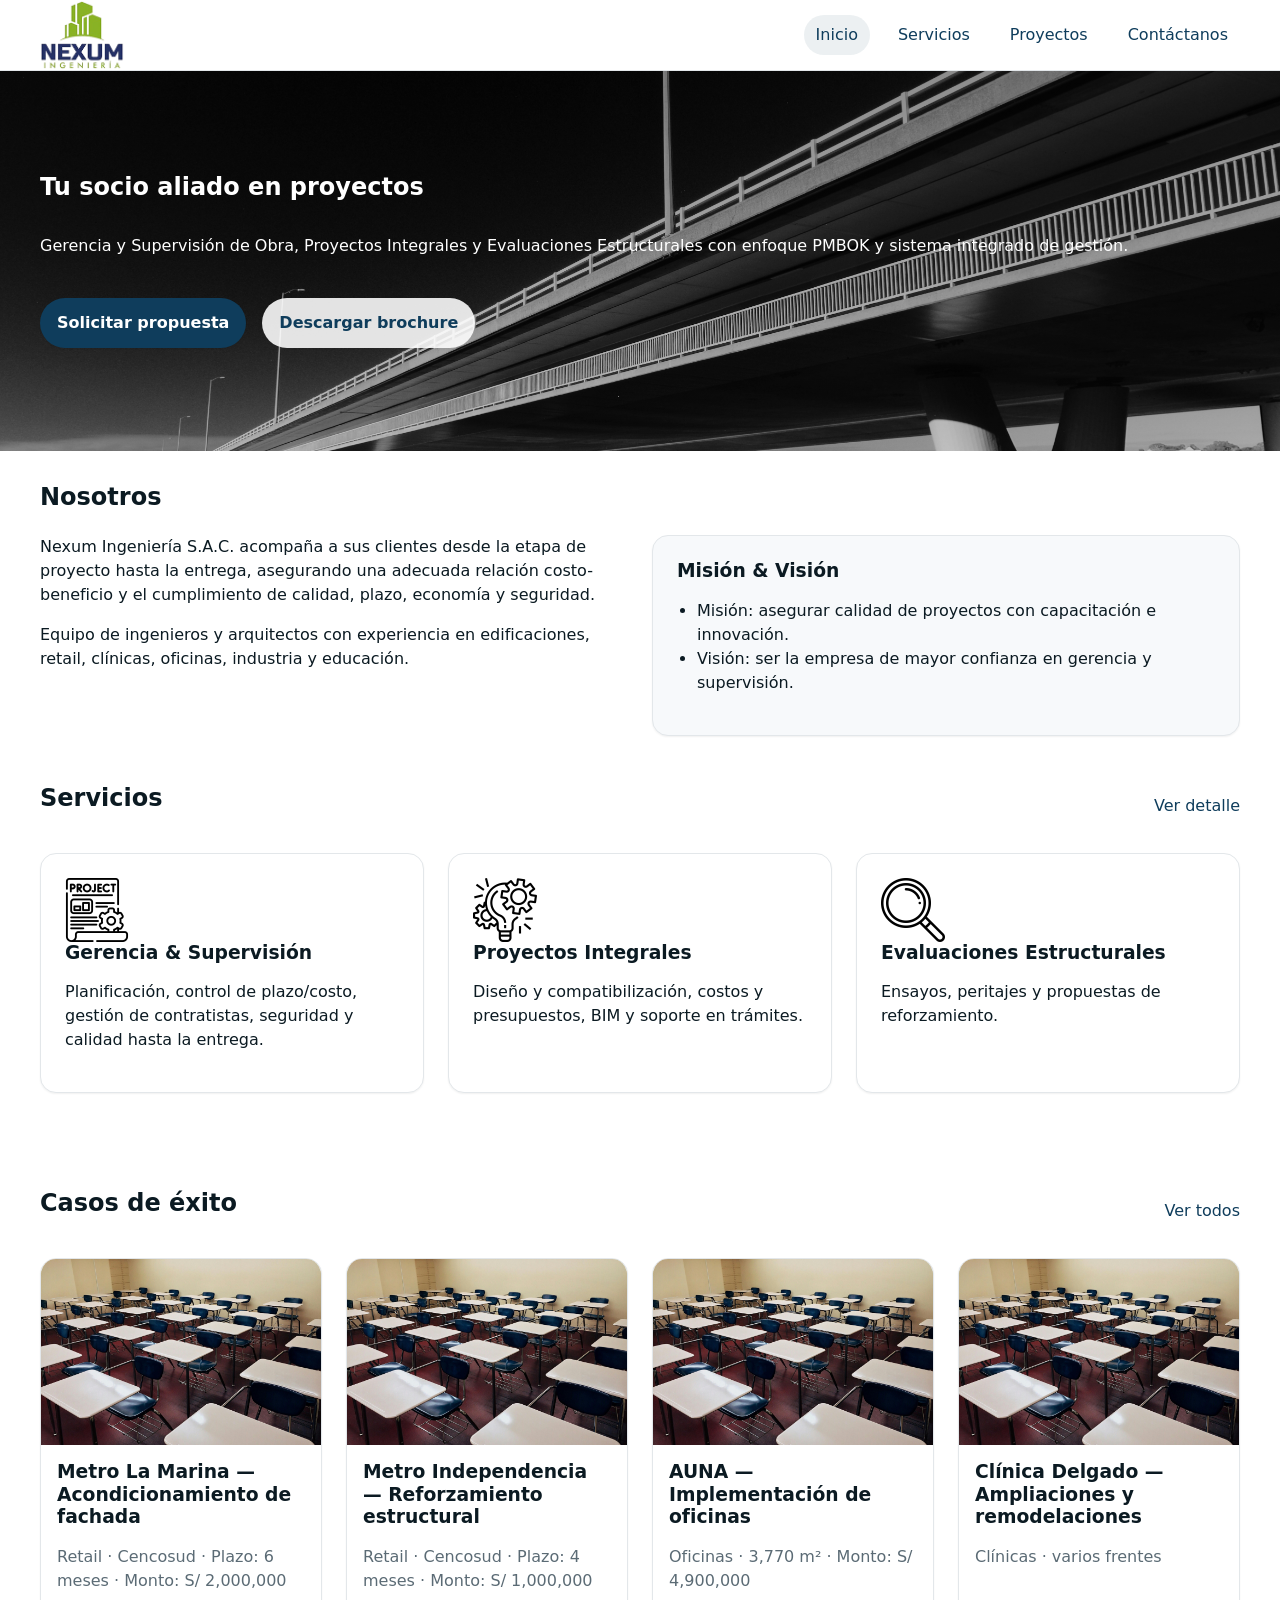
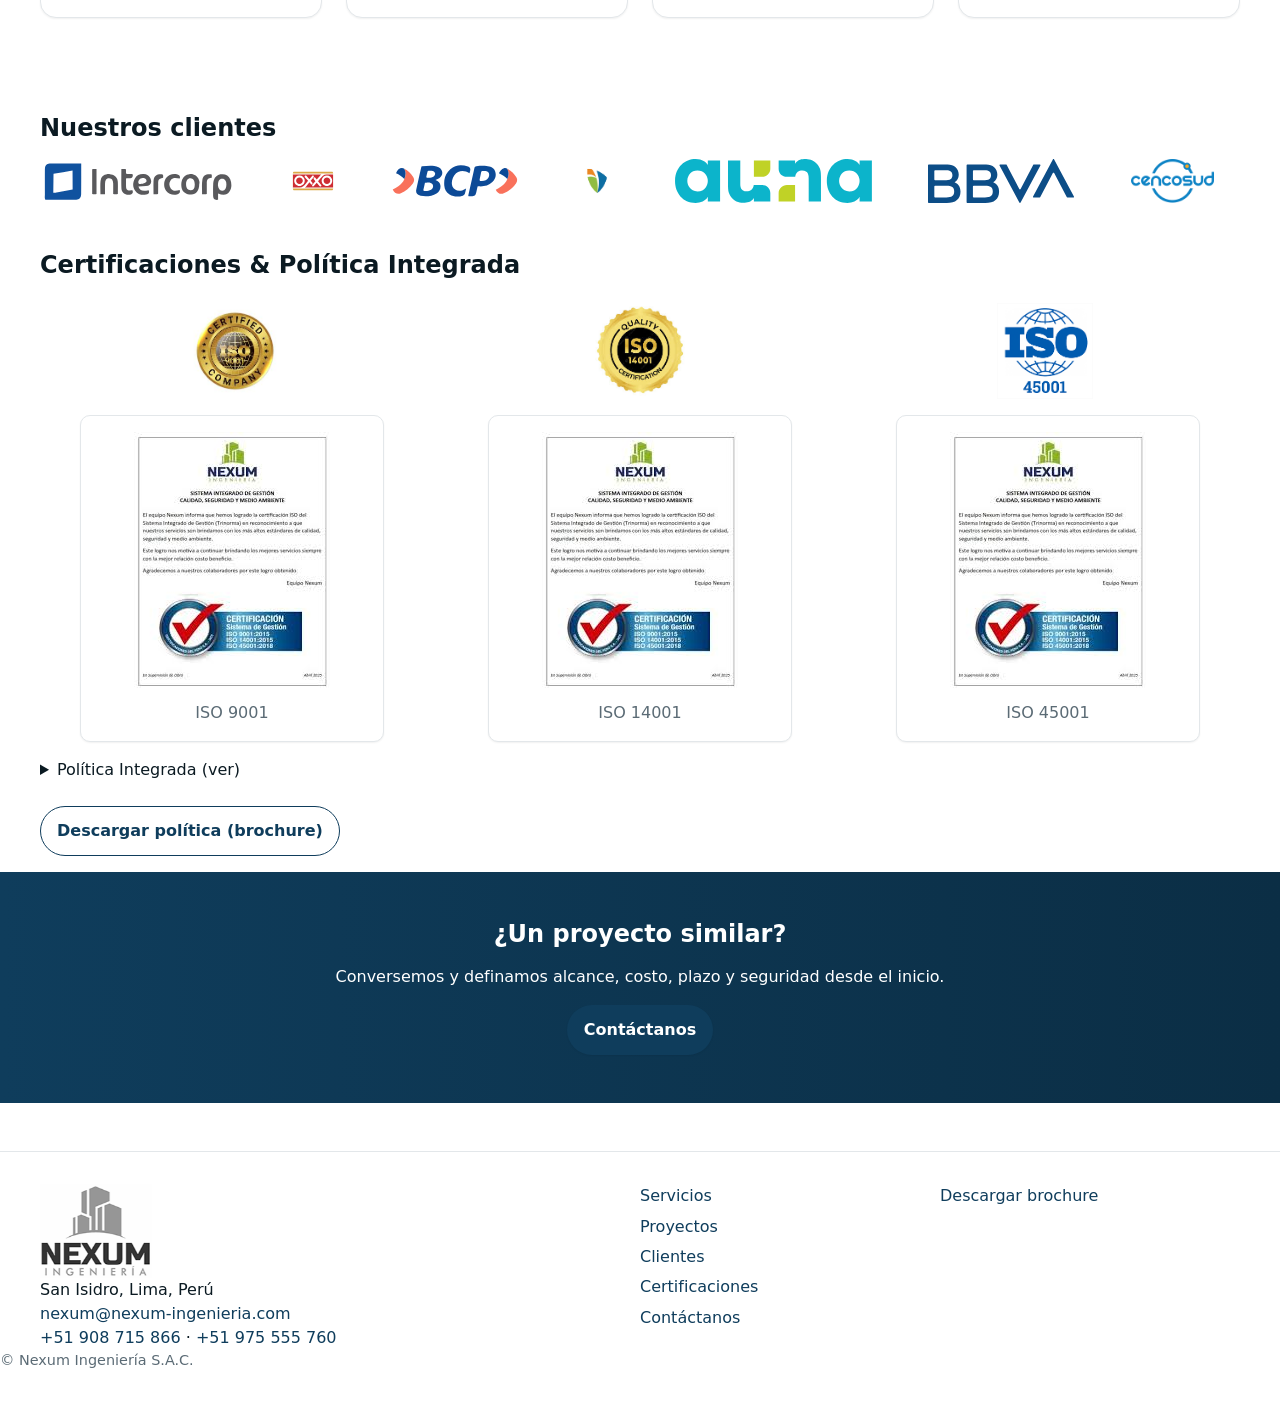
<file: index.html>
<!DOCTYPE html>
<html lang="es">
  <head>
    <meta charset="utf-8" />
    <title>
      Nexum Ingeniería | Gerencia de Proyectos y Supervisión de Obra
    </title>
    <meta name="viewport" content="width=device-width, initial-scale=1" />
    <meta
      name="description"
      content="Gerencia y Supervisión de Obra, Proyectos Integrales y Evaluaciones Estructurales. ISO 9001, 14001 y 45001."
    />
    <link rel="preload" href="assets/brand/logo_ico.png" as="image" />
    <link rel="icon" href="assets/brand/logo_ico.png" type="image/png">
    <link rel="stylesheet" href="css/styles.css" />
  </head>
  <body>
    <!-- Header -->
    <header class="site-header">
      <div class="container flex flex--between flex--center">
        <a class="brand" href="index.html" aria-label="Inicio Nexum">
          <img
            src="assets/brand/logo_ico.png"
            alt="Nexum Ingeniería"
            width="132"
            height="48"
            decoding="async"
          />
        </a>
        <button
          class="nav-toggle"
          aria-expanded="false"
          aria-controls="primary-nav"
          aria-label="Abrir menú"
        >
          <span class="nav-toggle__bar" aria-hidden="true"></span>
        </button>
        <nav id="primary-nav" class="site-nav" aria-label="Principal">
          <a href="index.html" aria-current="page">Inicio</a>
          <a href="pages/servicios.html">Servicios</a>
          <a href="pages/proyectos.html">Proyectos</a>
          <a class="cta" href="pages/contactanos.html">Contáctanos</a>
        </nav>
      </div>
    </header>

    <!-- HERO -->
    <section
      class="hero"
      style="--hero-bg: url('../assets/hero/obra-en-progreso-1920x1080.jpg')"
    >
      <div class="container hero__content">
        <h1>Tu socio aliado en proyectos</h1>
        <p>
          Gerencia y Supervisión de Obra, Proyectos Integrales y Evaluaciones
          Estructurales con enfoque PMBOK y sistema integrado de gestión.
        </p>
        <div class="hero__ctas flex flex--gap">
          <a
            class="btn primary"
            href="pages/contactanos.html"
            data-track="cta-contacto"
            >Solicitar propuesta</a
          >
          <a
            class="btn ghost"
            href="assets/brochure/Nexum_Brochure_2025.pdf"
            target="_blank"
            rel="noopener"
            >Descargar brochure</a
          >
        </div>
      </div>
    </section>

    <!-- NOSOTROS -->
    <section id="nosotros" class="container flow">
      <header class="section-hd"><h2>Nosotros</h2></header>
      <div class="grid grid--2 grid--sm-1 grid--gap">
        <article>
          <p>
            Nexum Ingeniería S.A.C. acompaña a sus clientes desde la etapa de
            proyecto hasta la entrega, asegurando una adecuada relación
            costo-beneficio y el cumplimiento de calidad, plazo, economía y
            seguridad.
          </p>
          <p>
            Equipo de ingenieros y arquitectos con experiencia en edificaciones,
            retail, clínicas, oficinas, industria y educación.
          </p>
        </article>
        <aside class="card soft">
          <h3>Misión & Visión</h3>
          <ul class="bullets">
            <li>
              Misión: asegurar calidad de proyectos con capacitación e
              innovación.
            </li>
            <li>
              Visión: ser la empresa de mayor confianza en gerencia y
              supervisión.
            </li>
          </ul>
        </aside>
      </div>
    </section>

    <!-- SERVICIOS -->
    <section class="services-summary">
      <div class="container">
        <header class="section-hd flex flex--between flex--center">
          <h2>Servicios</h2>
          <a class="more" href="pages/servicios.html">Ver detalle</a>
        </header>
        <div class="grid grid--cards-3 grid--gap">
          <article class="card">
            <img
              src="assets/icons/gerencia.png"
              alt=""
              width="64"
              height="64"
              loading="lazy"
              decoding="async"
            />
            <h3>Gerencia & Supervisión</h3>
            <p>
              Planificación, control de plazo/costo, gestión de contratistas,
              seguridad y calidad hasta la entrega.
            </p>
          </article>
          <article class="card">
            <img
              src="assets/icons/integrales.png"
              alt=""
              width="64"
              height="64"
              loading="lazy"
              decoding="async"
            />
            <h3>Proyectos Integrales</h3>
            <p>
              Diseño y compatibilización, costos y presupuestos, BIM y soporte
              en trámites.
            </p>
          </article>
          <article class="card">
            <img
              src="assets/icons/evaluaciones.png"
              alt=""
              width="64"
              height="64"
              loading="lazy"
              decoding="async"
            />
            <h3>Evaluaciones Estructurales</h3>
            <p>Ensayos, peritajes y propuestas de reforzamiento.</p>
          </article>
        </div>
      </div>
    </section>

    <!-- PROYECTOS DESTACADOS -->
    <section class="featured-projects">
      <div class="container">
        <header class="section-hd flex flex--between flex--center">
          <h2>Casos de éxito</h2>
          <a class="more" href="pages/proyectos.html">Ver todos</a>
        </header>
        <div
          class="grid grid--tiles-4 grid--sm-1 grid--gap"
          data-gallery="destacados"
        >
          <article class="tile">
            <img
              src="assets/proyectos/retail/metro-la-marina-1200x800.jpg"
              alt="Metro La Marina — Acondicionamiento de fachada (Cencosud)"
              loading="lazy"
              decoding="async"
            />
            <h3>Metro La Marina — Acondicionamiento de fachada</h3>
            <p>Retail · Cencosud · Plazo: 6 meses · Monto: S/ 2,000,000</p>
          </article>
          <article class="tile">
            <img
              src="assets/proyectos/retail/metro-independencia-1200x800.jpg"
              alt="Metro Independencia — Reforzamiento estructural (Cencosud)"
              loading="lazy"
              decoding="async"
            />
            <h3>Metro Independencia — Reforzamiento estructural</h3>
            <p>Retail · Cencosud · Plazo: 4 meses · Monto: S/ 1,000,000</p>
          </article>
          <article class="tile">
            <img
              src="assets/proyectos/oficinas/auna-multi-3770m2-1200x800.jpg"
              alt="AUNA — Implementación de oficinas, 3,770 m²"
              loading="lazy"
              decoding="async"
            />
            <h3>AUNA — Implementación de oficinas</h3>
            <p>Oficinas · 3,770 m² · Monto: S/ 4,900,000</p>
          </article>
          <article class="tile">
            <img
              src="assets/proyectos/clinicas/delgado-emergencia-1200x800.jpg"
              alt="Clínica Delgado — Ampliaciones y remodelaciones"
              loading="lazy"
              decoding="async"
            />
            <h3>Clínica Delgado — Ampliaciones y remodelaciones</h3>
            <p>Clínicas · varios frentes</p>
          </article>
        </div>
      </div>
    </section>

    <!-- CLIENTES -->
    <section id="clientes" class="clients">
      <div class="container">
        <h2>Nuestros clientes</h2>
        <div
          class="clients-rail"
          data-carousel="clients"
          aria-label="Carrusel de clientes"
        >
          <img
            src="assets/logos/intercorp.svg"
            alt="Intercorp"
            loading="lazy"
          />
          <img src="assets/logos/oxxo.svg" alt="OXXO" loading="lazy" />
          <img src="assets/logos/bcp.svg" alt="BCP" loading="lazy" />
          <img
            src="assets/logos/innova.png"
            alt="Innova Schools"
            loading="lazy"
          />
          <img src="assets/logos/auna.svg" alt="Auna" loading="lazy" />
          <img src="assets/logos/bbva.svg" alt="BBVA" loading="lazy" />
          <img src="assets/logos/cencosud.png" alt="Cencosud" loading="lazy" />
          <img src="assets/logos/unacem.jpeg" alt="UNACEM" loading="lazy" />
          <img src="assets/logos/menzies.svg" alt="Menzies" loading="lazy" />
        </div>
      </div>
    </section>

    <!-- CERTIFICACIONES -->
    <section id="certificaciones" class="container">
      <header class="section-hd">
        <h2>Certificaciones & Política Integrada</h2>
      </header>

      <div class="iso-badges flex flex--wrap flex--gap">
        <img
          src="assets/iso/iso-9001.jpg"
          alt="ISO 9001 — Gestión de la Calidad"
          width="96"
          height="96"
          loading="lazy"
        />
        <img
          src="assets/iso/iso-14001.jpg"
          alt="ISO 14001 — Gestión Ambiental"
          width="96"
          height="96"
          loading="lazy"
        />
        <img
          src="assets/iso/iso-45001.png"
          alt="ISO 45001 — Seguridad y Salud en el Trabajo"
          width="96"
          height="96"
          loading="lazy"
        />
      </div>

      <div
        class="grid grid--3 grid--sm-1 grid--gap certs-grid"
        aria-label="Certificados"
      >
        <figure class="cert">
          <img
            src="assets/certificados/cert-iso9001-1000x1400.jpg"
            alt="Certificado ISO 9001 — Supervisión de Obra"
            loading="lazy"
            decoding="async"
          />
          <figcaption>ISO 9001</figcaption>
        </figure>
        <figure class="cert">
          <img
            src="assets/certificados/cert-iso14001-1000x1400.jpg"
            alt="Certificado ISO 14001 — Supervisión de Obra"
            loading="lazy"
            decoding="async"
          />
          <figcaption>ISO 14001</figcaption>
        </figure>
        <figure class="cert">
          <img
            src="assets/certificados/cert-iso45001-1000x1400.jpg"
            alt="Certificado ISO 45001 — Supervisión de Obra"
            loading="lazy"
            decoding="async"
          />
          <figcaption>ISO 45001</figcaption>
        </figure>
      </div>

      <details class="accordion" data-accordion="politica">
        <summary>Política Integrada (ver)</summary>
        <div class="flow">
          <p>
            <strong>Calidad:</strong> servicios que satisfacen requisitos de
            calidad, costo y plazo; mejora continua y capacitación.
          </p>
          <p>
            <strong>Seguridad y Salud:</strong> ambientes de trabajo seguros,
            prevención de riesgos y cumplimiento normativo.
          </p>
          <p>
            <strong>Medio Ambiente:</strong> gestión de impactos y prácticas
            responsables en obra.
          </p>
        </div>
      </details>
      <p class="mt-2">
        <a
          class="btn ghost"
          href="assets/brochure/Nexum_Brochure_2025.pdf"
          target="_blank"
          rel="noopener"
          >Descargar política (brochure)</a
        >
      </p>
    </section>

    <!-- CTA -->
    <section class="cta-band">
      <div class="container flex flex--column flex--center">
        <h2>¿Un proyecto similar?</h2>
        <p>
          Conversemos y definamos alcance, costo, plazo y seguridad desde el
          inicio.
        </p>
        <a class="btn primary" href="pages/contactanos.html">Contáctanos</a>
      </div>
    </section>

    <!-- Footer -->
    <footer class="site-footer">
      <div class="container grid grid--footer">
        <div>
          <img
            src="assets/brand/logo-nexum-mono.png"
            alt="Nexum Ingeniería"
            width="112"
            height="40"
            loading="lazy"
            decoding="async"
          />
          <p>San Isidro, Lima, Perú</p>
          <p>
            <a href="mailto:nexum@nexum-ingenieria.com"
              >nexum@nexum-ingenieria.com</a
            >
          </p>
          <p>
            <a href="tel:+51908715866">+51 908 715 866</a> ·
            <a href="tel:+51975555760">+51 975 555 760</a>
          </p>
        </div>
        <nav aria-label="Secundario" class="footer__links">
          <a href="pages/servicios.html">Servicios</a>
          <a href="pages/proyectos.html">Proyectos</a>
          <a href="#clientes">Clientes</a>
          <a href="#certificaciones">Certificaciones</a>
          <a href="pages/contactanos.html">Contáctanos</a>
        </nav>
        <div class="footer__legal">
          <a
            href="assets/brochure/Nexum_Brochure_2025.pdf"
            target="_blank"
            rel="noopener"
            >Descargar brochure</a
          >
        </div>
      </div>
      <p class="small">© Nexum Ingeniería S.A.C.</p>
    </footer>

    <script src="js/app.js" defer></script>
  </body>
</html>
</file>
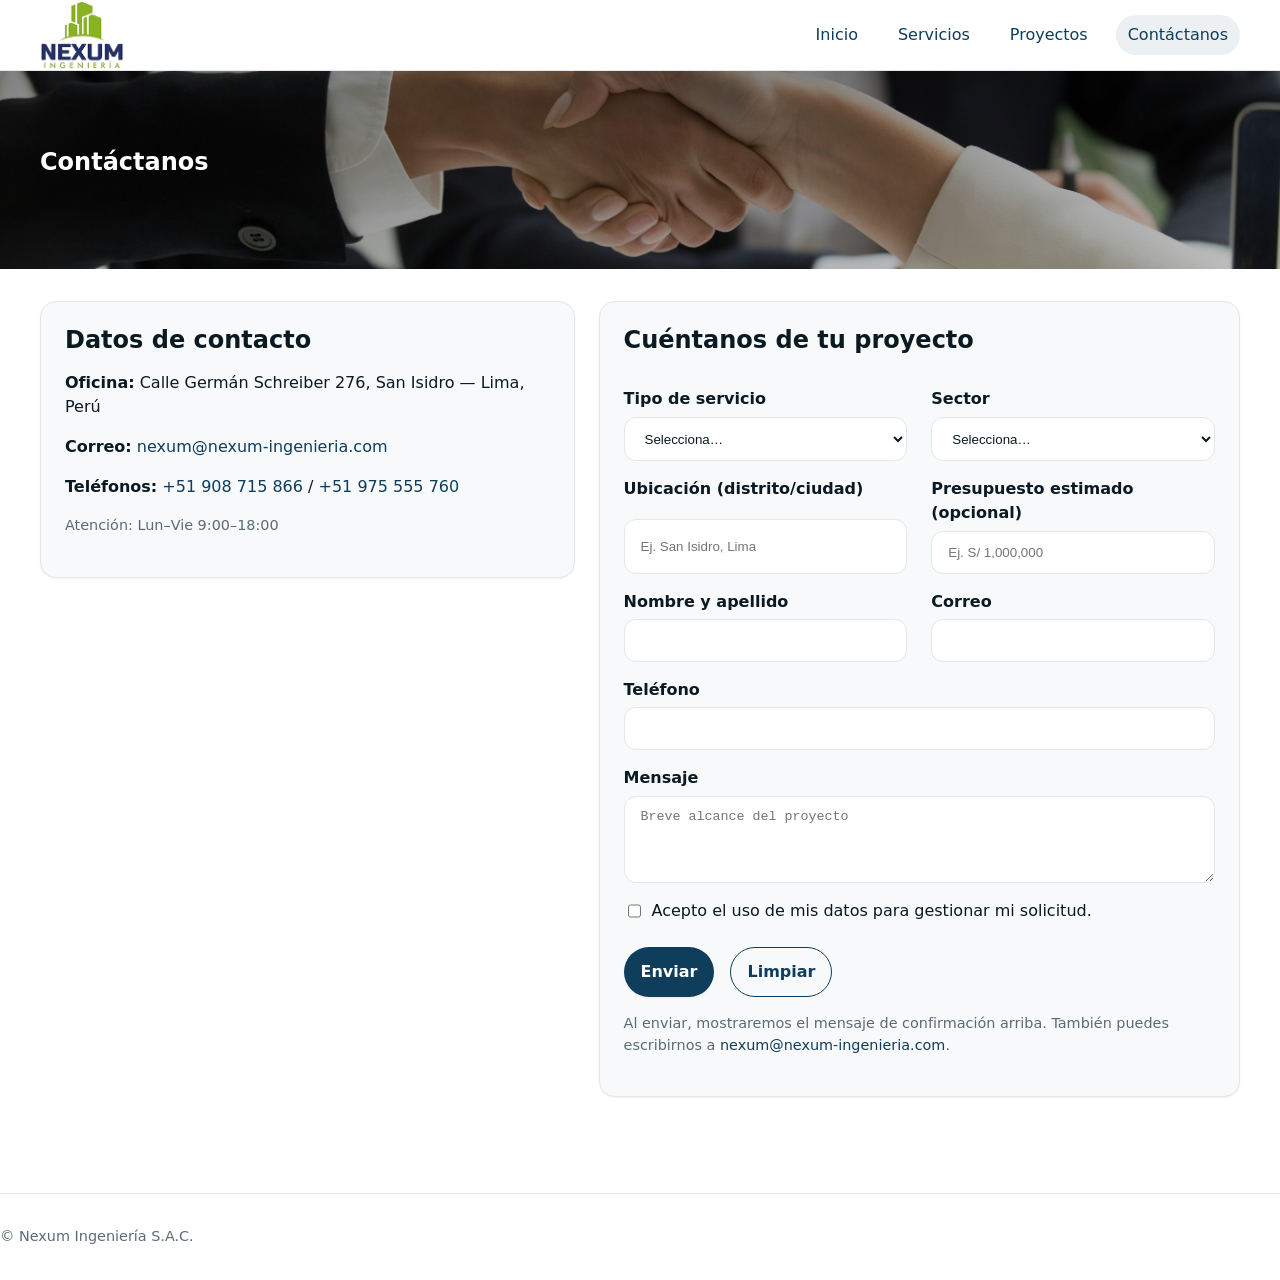
<file: pages/contactanos.html>
<!doctype html>
<html lang="es">
<head>
  <meta charset="utf-8" />
  <title>Contáctanos | Nexum Ingeniería</title>
  <meta name="viewport" content="width=device-width, initial-scale=1" />
  <meta name="description" content="Solicita una propuesta o agenda una reunión con Nexum Ingeniería." />
  <link rel="stylesheet" href="../css/styles.css" />
  <link rel="icon" href="../assets/brand/logo_ico.png" type="image/png">
</head>
<body>
  <header class="site-header">
    <div class="container flex flex--between flex--center">
      <a class="brand" href="../index.html"><img src="../assets/brand/logo_ico.png" alt="Nexum Ingeniería" width="132" height="48"></a>
      <button class="nav-toggle" aria-expanded="false" aria-controls="primary-nav" aria-label="Abrir menú"><span class="nav-toggle__bar"></span></button>
      <nav id="primary-nav" class="site-nav" aria-label="Principal">
        <a href="../index.html">Inicio</a>
        <a href="servicios.html">Servicios</a>
        <a href="proyectos.html">Proyectos</a>
        <a class="cta" href="contactanos.html" aria-current="page">Contáctanos</a>
      </nav>
    </div>
  </header>

  <section class="page-hero" style="--hero-bg:url('../assets/hero/contacto-1920x640.jpg')">
    <div class="container"><h1>Contáctanos</h1></div>
  </section>

  <main class="container grid grid--contact grid--gap">
    <!-- Info -->
    <section class="contact__info card soft">
      <h2>Datos de contacto</h2>
      <p><strong>Oficina:</strong> Calle Germán Schreiber 276, San Isidro — Lima, Perú</p>
      <p><strong>Correo:</strong> <a href="mailto:nexum@nexum-ingenieria.com">nexum@nexum-ingenieria.com</a></p>
      <p><strong>Teléfonos:</strong> <a href="tel:+51908715866">+51 908 715 866</a> / <a href="tel:+51975555760">+51 975 555 760</a></p>
      <p class="small">Atención: Lun–Vie 9:00–18:00</p>
    </section>

    <!-- Form -->
    <form class="contact__form card soft" data-form="contacto" novalidate>
      <h2>Cuéntanos de tu proyecto</h2>

      <div class="form-success" role="status" hidden>
        <p><strong>¡Gracias!</strong> Tu mensaje fue enviado. Te contactaremos pronto.</p>
      </div>

      <div class="grid grid--2 grid--sm-1 grid--gap">
        <label>Tipo de servicio
          <select name="servicio" required>
            <option value="">Selecciona…</option>
            <option>Gerencia y Supervisión</option>
            <option>Proyecto Integral</option>
            <option>Evaluación Estructural</option>
          </select>
        </label>
        <label>Sector
          <select name="sector" required>
            <option value="">Selecciona…</option>
            <option>Retail</option>
            <option>Clínicas</option>
            <option>Oficinas</option>
            <option>Educativo</option>
            <option>Pistas</option>
            <option>Inmobiliario</option>
            <option>OPI</option>
          </select>
        </label>
      </div>

      <div class="grid grid--2 grid--sm-1 grid--gap">
        <label>Ubicación (distrito/ciudad)
          <input type="text" name="ubicacion" placeholder="Ej. San Isidro, Lima" required>
        </label>
        <label>Presupuesto estimado (opcional)
          <input type="text" name="presupuesto" placeholder="Ej. S/ 1,000,000">
        </label>
      </div>

      <div class="grid grid--2 grid--sm-1 grid--gap">
        <label>Nombre y apellido
          <input type="text" name="nombre" required>
        </label>
        <label>Correo
          <input type="email" name="email" required>
        </label>
      </div>

      <label>Teléfono
        <input type="tel" name="telefono" required>
      </label>

      <label>Mensaje
        <textarea name="mensaje" rows="4" placeholder="Breve alcance del proyecto"></textarea>
      </label>

      <label class="consent">
        <input type="checkbox" name="consent" required>
        Acepto el uso de mis datos para gestionar mi solicitud.
      </label>

      <div class="form-actions flex flex--gap">
        <button class="btn primary" type="submit" data-track="enviar-contacto">Enviar</button>
        <button class="btn ghost" type="reset">Limpiar</button>
      </div>

      <p class="small">Al enviar, mostraremos el mensaje de confirmación arriba. También puedes escribirnos a <a href="mailto:nexum@nexum-ingenieria.com">nexum@nexum-ingenieria.com</a>.</p>
    </form>
  </main>

  <footer class="site-footer">
    <p class="small">© Nexum Ingeniería S.A.C.</p>
  </footer>

  <script src="../js/app.js" defer></script>
</body>
</html>
</file>
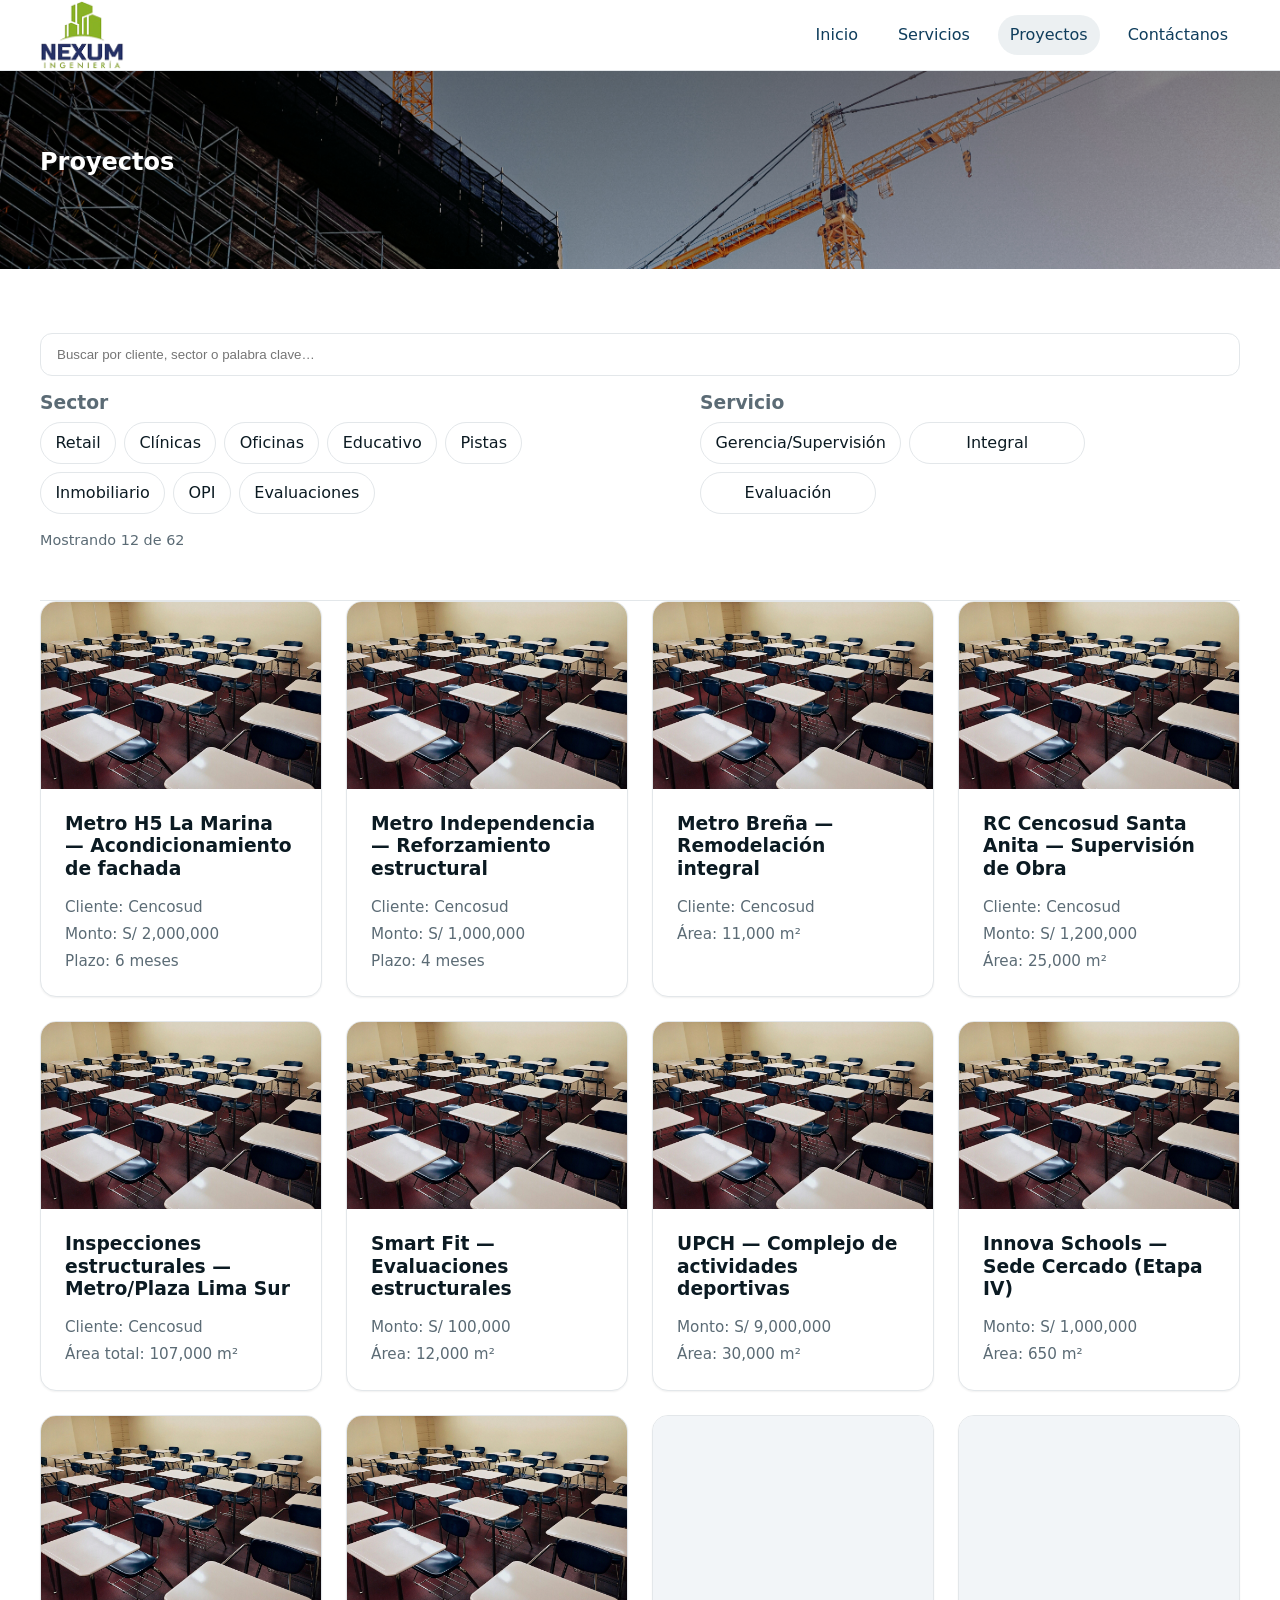
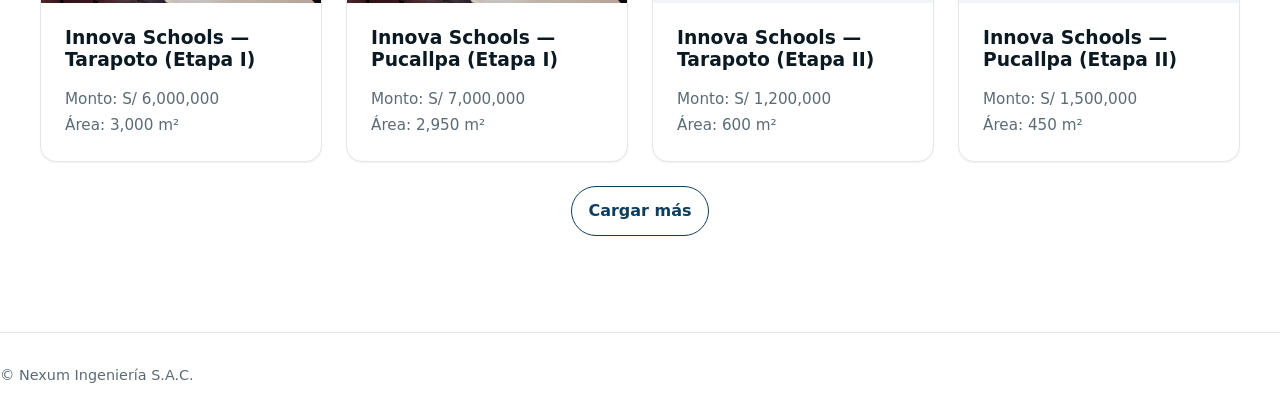
<file: pages/proyectos.html>
<!doctype html>
<html lang="es">
<head>
  <meta charset="utf-8" />
  <title>Proyectos | Nexum Ingeniería</title>
  <meta name="viewport" content="width=device-width, initial-scale=1" />
  <meta name="description" content="Casos de éxito en retail, clínicas, oficinas, educativo, pistas, inmobiliario, OPI y evaluaciones estructurales." />
  <link rel="stylesheet" href="../css/styles.css" />
  <link rel="icon" href="../assets/brand/logo_ico.png" type="image/png">
</head>
<body>
  <header class="site-header">
    <div class="container flex flex--between flex--center">
      <a class="brand" href="../index.html"><img src="../assets/brand/logo_ico.png" alt="Nexum Ingeniería" width="132" height="48"></a>
      <button class="nav-toggle" aria-expanded="false" aria-controls="primary-nav" aria-label="Abrir menú"><span class="nav-toggle__bar"></span></button>
      <nav id="primary-nav" class="site-nav" aria-label="Principal">
        <a href="../index.html">Inicio</a>
        <a href="servicios.html">Servicios</a>
        <a href="proyectos.html" aria-current="page">Proyectos</a>
        <a class="cta" href="contactanos.html">Contáctanos</a>
      </nav>
    </div>
  </header>

  <section class="page-hero" style="--hero-bg:url('../assets/hero/proyectos-1920x640.jpg')">
    <div class="container"><h1>Proyectos</h1></div>
  </section>

  <main class="container">
    <!-- Controles -->
    <section class="filters flow" data-filters>
      <label class="filter-search">
        <span class="visually-hidden">Buscar</span>
        <input type="search" placeholder="Buscar por cliente, sector o palabra clave…" data-search>
      </label>

      <div class="grid grid--filters grid--gap">
        <div>
          <h3 class="filters__label">Sector</h3>
          <div class="pills" role="group" aria-label="Sector">
            <button data-filter="sector" data-value="Retail">Retail</button>
            <button data-filter="sector" data-value="Clínicas">Clínicas</button>
            <button data-filter="sector" data-value="Oficinas">Oficinas</button>
            <button data-filter="sector" data-value="Educativo">Educativo</button>
            <button data-filter="sector" data-value="Pistas">Pistas</button>
            <button data-filter="sector" data-value="Inmobiliario">Inmobiliario</button>
            <button data-filter="sector" data-value="OPI">OPI</button>
            <button data-filter="sector" data-value="Evaluaciones">Evaluaciones</button>
          </div>
        </div>

        <div>
          <h3 class="filters__label">Servicio</h3>
          <div class="pills pills--service" role="group" aria-label="Servicio">
            <button data-filter="servicio" data-value="Gerencia/Supervisión">Gerencia/Supervisión</button>
            <button data-filter="servicio" data-value="Integral">Integral</button>
            <button data-filter="servicio" data-value="Evaluación">Evaluación</button>
          </div>
        </div>
      </div>

      <p class="small results-count">Mostrando 0 de 0</p>
    </section>

    <!-- Grid de proyectos -->
    <section class="projects-grid grid grid--cards-3 grid--sm-1 grid--gap" data-gallery="proyectos">

      <!-- RETAIL -->
      <article class="project-card" data-sector="Retail" data-servicio="Gerencia/Supervisión">
        <img src="../assets/proyectos/retail/metro-la-marina-1200x800.jpg" alt="Acondicionamiento de fachada de Metro H5 La Marina (Cencosud)" loading="lazy" decoding="async">
        <div class="project-card__body">
          <h3>Metro H5 La Marina — Acondicionamiento de fachada</h3>
          <ul class="meta"><li>Cliente: Cencosud</li><li>Monto: S/ 2,000,000</li><li>Plazo: 6 meses</li></ul>
        </div>
      </article>

      <article class="project-card" data-sector="Retail" data-servicio="Gerencia/Supervisión">
        <img src="../assets/proyectos/retail/metro-independencia-1200x800.jpg" alt="Reforzamiento estructural de Metro Independencia (Cencosud)" loading="lazy" decoding="async">
        <div class="project-card__body">
          <h3>Metro Independencia — Reforzamiento estructural</h3>
          <ul class="meta"><li>Cliente: Cencosud</li><li>Monto: S/ 1,000,000</li><li>Plazo: 4 meses</li></ul>
        </div>
      </article>

      <article class="project-card" data-sector="Retail" data-servicio="Gerencia/Supervisión">
        <img src="../assets/proyectos/retail/metro-brena-1200x800.jpg" alt="Remodelación integral Metro Breña (Cencosud)" loading="lazy" decoding="async">
        <div class="project-card__body">
          <h3>Metro Breña — Remodelación integral</h3>
          <ul class="meta"><li>Cliente: Cencosud</li><li>Área: 11,000 m²</li></ul>
        </div>
      </article>

      <article class="project-card" data-sector="Retail" data-servicio="Gerencia/Supervisión">
        <img src="../assets/proyectos/retail/cencosud-santa-anita-1200x800.jpg" alt="Supervisión de Obra RC Cencosud Santa Anita" loading="lazy" decoding="async">
        <div class="project-card__body">
          <h3>RC Cencosud Santa Anita — Supervisión de Obra</h3>
          <ul class="meta"><li>Cliente: Cencosud</li><li>Monto: S/ 1,200,000</li><li>Área: 25,000 m²</li></ul>
        </div>
      </article>

      <article class="project-card" data-sector="Retail" data-servicio="Evaluación">
        <img src="../assets/proyectos/retail/inspecciones-plaza-lima-sur-1200x800.jpg" alt="Inspecciones estructurales en sedes Metro/Plaza Lima Sur" loading="lazy" decoding="async">
        <div class="project-card__body">
          <h3>Inspecciones estructurales — Metro/Plaza Lima Sur</h3>
          <ul class="meta"><li>Cliente: Cencosud</li><li>Área total: 107,000 m²</li></ul>
        </div>
      </article>

      <article class="project-card" data-sector="Retail" data-servicio="Evaluación">
        <img src="../assets/proyectos/retail/smartfit-1200x800.jpg" alt="Evaluaciones estructurales Smart Fit (varias sedes)" loading="lazy" decoding="async">
        <div class="project-card__body">
          <h3>Smart Fit — Evaluaciones estructurales</h3>
          <ul class="meta"><li>Monto: S/ 100,000</li><li>Área: 12,000 m²</li></ul>
        </div>
      </article>

      <!-- EDUCATIVO -->
      <article class="project-card" data-sector="Educativo" data-servicio="Gerencia/Supervisión">
        <img src="../assets/proyectos/educativo/upch-deportivo-1200x800.jpg" alt="UPCH Santa María — Complejo de actividades deportivas" loading="lazy" decoding="async">
        <div class="project-card__body">
          <h3>UPCH — Complejo de actividades deportivas</h3>
          <ul class="meta"><li>Monto: S/ 9,000,000</li><li>Área: 30,000 m²</li></ul>
        </div>
      </article>

      <article class="project-card" data-sector="Educativo" data-servicio="Gerencia/Supervisión">
        <img src="../assets/proyectos/educativo/innova-cercado-1200x800.jpg" alt="Innova Schools Cercado — Etapa IV" loading="lazy" decoding="async">
        <div class="project-card__body">
          <h3>Innova Schools — Sede Cercado (Etapa IV)</h3>
          <ul class="meta"><li>Monto: S/ 1,000,000</li><li>Área: 650 m²</li></ul>
        </div>
      </article>

      <article class="project-card" data-sector="Educativo" data-servicio="Gerencia/Supervisión">
        <img src="../assets/proyectos/educativo/innova-tarapoto-i-1200x800.jpg" alt="Innova Schools Tarapoto — Etapa I" loading="lazy" decoding="async">
        <div class="project-card__body">
          <h3>Innova Schools — Tarapoto (Etapa I)</h3>
          <ul class="meta"><li>Monto: S/ 6,000,000</li><li>Área: 3,000 m²</li></ul>
        </div>
      </article>

      <article class="project-card" data-sector="Educativo" data-servicio="Gerencia/Supervisión">
        <img src="../assets/proyectos/educativo/innova-pucallpa-i-1200x800.jpg" alt="Innova Schools Pucallpa — Etapa I" loading="lazy" decoding="async">
        <div class="project-card__body">
          <h3>Innova Schools — Pucallpa (Etapa I)</h3>
          <ul class="meta"><li>Monto: S/ 7,000,000</li><li>Área: 2,950 m²</li></ul>
        </div>
      </article>

      <article class="project-card" data-sector="Educativo" data-servicio="Gerencia/Supervisión">
        <img src="../assets/proyectos/educativo/innova-tarapoto-ii-1200x800.jpg" alt="Innova Schools Tarapoto — Etapa II" loading="lazy" decoding="async">
        <div class="project-card__body">
          <h3>Innova Schools — Tarapoto (Etapa II)</h3>
          <ul class="meta"><li>Monto: S/ 1,200,000</li><li>Área: 600 m²</li></ul>
        </div>
      </article>

      <article class="project-card" data-sector="Educativo" data-servicio="Gerencia/Supervisión">
        <img src="../assets/proyectos/educativo/innova-pucallpa-ii-1200x800.jpg" alt="Innova Schools Pucallpa — Etapa II" loading="lazy" decoding="async">
        <div class="project-card__body">
          <h3>Innova Schools — Pucallpa (Etapa II)</h3>
          <ul class="meta"><li>Monto: S/ 1,500,000</li><li>Área: 450 m²</li></ul>
        </div>
      </article>

      <!-- OFICINAS -->
      <article class="project-card" data-sector="Oficinas" data-servicio="Gerencia/Supervisión">
        <img src="../assets/proyectos/oficinas/menzies-rampa-1200x800.jpg" alt="Menzies Aviation — Áreas de servicios de rampa A.I. Jorge Chávez T1–T2" loading="lazy" decoding="async">
        <div class="project-card__body">
          <h3>Menzies Aviation — Áreas de servicios de rampa (T1–T2)</h3>
          <ul class="meta"><li>Monto: S/ 3,800,000</li><li>Área: 2,800 m²</li></ul>
        </div>
      </article>

      <article class="project-card" data-sector="Oficinas" data-servicio="Gerencia/Supervisión">
        <img src="../assets/proyectos/oficinas/bcp-pucallpa-1200x800.jpg" alt="BCP — Reforzamiento estructural Agencia Pucallpa" loading="lazy" decoding="async">
        <div class="project-card__body">
          <h3>BCP — Reforzamiento estructural Agencia Pucallpa</h3>
          <ul class="meta"><li>Monto: S/ 4,260,903</li><li>Área: 1,500 m²</li></ul>
        </div>
      </article>

      <article class="project-card" data-sector="Oficinas" data-servicio="Gerencia/Supervisión">
        <img src="../assets/proyectos/oficinas/bcp-callcenter-trujillo-1200x800.jpg" alt="BCP — Implementación Call Center Trujillo" loading="lazy" decoding="async">
        <div class="project-card__body">
          <h3>BCP — Implementación Call Center Trujillo</h3>
          <ul class="meta"><li>Monto: S/ 300,000</li><li>Plazo: 2 meses</li></ul>
        </div>
      </article>

      <article class="project-card" data-sector="Oficinas" data-servicio="Gerencia/Supervisión">
        <img src="../assets/proyectos/oficinas/auna-oficinas-1200x800.jpg" alt="AUNA — Implementación de oficinas (pisos 14, 15, 19, 20, 21, 22)" loading="lazy" decoding="async">
        <div class="project-card__body">
          <h3>AUNA — Implementación de oficinas (P14–P22)</h3>
          <ul class="meta"><li>Monto: S/ 4,900,000</li><li>Área: 3,770 m²</li></ul>
        </div>
      </article>

      <article class="project-card" data-sector="Oficinas" data-servicio="Gerencia/Supervisión">
        <img src="../assets/proyectos/oficinas/bcp-sala-conf-1200x800.jpg" alt="BCP — Implementación sala de conferencias y sala de cuadros (sede principal)" loading="lazy" decoding="async">
        <div class="project-card__body">
          <h3>BCP — Sala de conferencias y sala de cuadros</h3>
          <ul class="meta"><li>Monto: S/ 500,000</li><li>Área: 450 m²</li></ul>
        </div>
      </article>

      <article class="project-card" data-sector="Oficinas" data-servicio="Gerencia/Supervisión">
        <img src="../assets/proyectos/oficinas/bcp-refuerzo-sala-1200x800.jpg" alt="BCP — Demolición y reforzamiento estructural sala de conferencias" loading="lazy" decoding="async">
        <div class="project-card__body">
          <h3>BCP — Refuerzo estructural sala de conferencias</h3>
          <ul class="meta"><li>Monto: S/ 500,000</li><li>Área: 350 m²</li></ul>
        </div>
      </article>

      <article class="project-card" data-sector="Oficinas" data-servicio="Gerencia/Supervisión">
        <img src="../assets/proyectos/oficinas/bcp-terraza-1200x800.jpg" alt="BCP — Terraza blanca y escalera (sede central La Molina)" loading="lazy" decoding="async">
        <div class="project-card__body">
          <h3>BCP — Terraza blanca y escalera</h3>
          <ul class="meta"><li>Monto: S/ 800,000</li><li>Área: 250 m²</li></ul>
        </div>
      </article>

      <article class="project-card" data-sector="Oficinas" data-servicio="Gerencia/Supervisión">
        <img src="../assets/proyectos/oficinas/bcp-workcafe-1200x800.jpg" alt="BCP — Work Café (sede central La Molina)" loading="lazy" decoding="async">
        <div class="project-card__body">
          <h3>BCP — Work Café (La Molina)</h3>
          <ul class="meta"><li>Monto: S/ 2,500,000</li></ul>
        </div>
      </article>

      <article class="project-card" data-sector="Oficinas" data-servicio="Gerencia/Supervisión">
        <img src="../assets/proyectos/oficinas/bcp-ingreso-1200x800.jpg" alt="BCP — Ingreso sede central La Molina" loading="lazy" decoding="async">
        <div class="project-card__body">
          <h3>BCP — Ingreso sede central (La Molina)</h3>
          <ul class="meta"><li>Monto: S/ 1,500,000</li></ul>
        </div>
      </article>

      <article class="project-card" data-sector="Oficinas" data-servicio="Gerencia/Supervisión">
        <img src="../assets/proyectos/oficinas/ioarr-magdalena-1200x800.jpg" alt="Municipalidad de Magdalena del Mar — Proyectos IOARR varios" loading="lazy" decoding="async">
        <div class="project-card__body">
          <h3>Municipalidad de Magdalena del Mar — IOARR (varios)</h3>
          <ul class="meta"><li>Mejoramientos y ampliaciones varias</li></ul>
        </div>
      </article>

      <!-- CLÍNICAS (AUNA / ONCOCENTER) -->
      <article class="project-card" data-sector="Clínicas" data-servicio="Gerencia/Supervisión">
        <img src="../assets/proyectos/clinicas/delgado-emergencia-1200x800.jpg" alt="Clínica Delgado — Ampliación de emergencia" loading="lazy" decoding="async">
        <div class="project-card__body">
          <h3>Clínica Delgado — Ampliación de emergencia</h3>
          <ul class="meta"><li>Cliente: AUNA</li><li>Monto: S/ 2,565,382.90</li><li>Área: 586.35 m²</li></ul>
        </div>
      </article>

      <article class="project-card" data-sector="Clínicas" data-servicio="Gerencia/Supervisión">
        <img src="../assets/proyectos/clinicas/delgado-sala-espera-1200x800.jpg" alt="Clínica Delgado — Sala de espera" loading="lazy" decoding="async">
        <div class="project-card__body">
          <h3>Clínica Delgado — Sala de espera</h3>
          <ul class="meta"><li>Cliente: AUNA</li><li>Monto: S/ 26,953.50</li><li>Área: 72 m²</li></ul>
        </div>
      </article>

      <article class="project-card" data-sector="Clínicas" data-servicio="Gerencia/Supervisión">
        <img src="../assets/proyectos/clinicas/delgado-habitaciones-1200x800.jpg" alt="Clínica Delgado — Remodelación de habitaciones TAMO" loading="lazy" decoding="async">
        <div class="project-card__body">
          <h3>Clínica Delgado — Remodelación de habitaciones (TAMO)</h3>
          <ul class="meta"><li>Cliente: AUNA</li><li>Monto: S/ 650,000</li><li>Área: 180.50 m²</li></ul>
        </div>
      </article>

      <article class="project-card" data-sector="Clínicas" data-servicio="Gerencia/Supervisión">
        <img src="../assets/proyectos/clinicas/delgado-hosp-1200x800.jpg" alt="Clínica Delgado — Hab. hospitalización" loading="lazy" decoding="async">
        <div class="project-card__body">
          <h3>Clínica Delgado — Hab. hospitalización</h3>
          <ul class="meta"><li>Cliente: AUNA</li><li>Monto: S/ 355,821.79</li><li>Área: 200 m²</li></ul>
        </div>
      </article>

      <article class="project-card" data-sector="Clínicas" data-servicio="Gerencia/Supervisión">
        <img src="../assets/proyectos/clinicas/delgado-oasis-1200x800.jpg" alt="Clínica Delgado — Oasis (sótano 5)" loading="lazy" decoding="async">
        <div class="project-card__body">
          <h3>Clínica Delgado — Oasis (Sótano 5)</h3>
          <ul class="meta"><li>Cliente: AUNA</li><li>Monto: S/ 126,762.10</li><li>Área: 200 m²</li></ul>
        </div>
      </article>

      <article class="project-card" data-sector="Clínicas" data-servicio="Gerencia/Supervisión">
        <img src="../assets/proyectos/clinicas/delgado-centro-espiritual-1200x800.jpg" alt="Clínica Delgado — Centro espiritual (Piso 2)" loading="lazy" decoding="async">
        <div class="project-card__body">
          <h3>Clínica Delgado — Centro espiritual (Piso 2)</h3>
          <ul class="meta"><li>Cliente: AUNA</li><li>Área: 186.50 m²</li></ul>
        </div>
      </article>

      <article class="project-card" data-sector="Clínicas" data-servicio="Gerencia/Supervisión">
        <img src="../assets/proyectos/clinicas/delgado-coworking-1200x800.jpg" alt="Clínica Delgado — Implementación coworking (Piso 2)" loading="lazy" decoding="async">
        <div class="project-card__body">
          <h3>Clínica Delgado — Implementación coworking (Piso 2)</h3>
          <ul class="meta"><li>Cliente: AUNA</li><li>Monto: S/ 55,000</li></ul>
        </div>
      </article>

      <article class="project-card" data-sector="Clínicas" data-servicio="Gerencia/Supervisión">
        <img src="../assets/proyectos/clinicas/delgado-topico-1200x800.jpg" alt="Clínica Delgado — Tópico multipropósito (Piso 4)" loading="lazy" decoding="async">
        <div class="project-card__body">
          <h3>Clínica Delgado — Tópico multipropósito (Piso 4)</h3>
          <ul class="meta"><li>Cliente: AUNA</li><li>Monto: S/ 35,000</li></ul>
        </div>
      </article>

      <article class="project-card" data-sector="Clínicas" data-servicio="Gerencia/Supervisión">
        <img src="../assets/proyectos/clinicas/delgado-farmacia-1200x800.jpg" alt="Clínica Delgado — Ampliación farmacia centro quirúrgico (Piso 2)" loading="lazy" decoding="async">
        <div class="project-card__body">
          <h3>Clínica Delgado — Farmacia centro quirúrgico (Piso 2)</h3>
          <ul class="meta"><li>Cliente: AUNA</li><li>Monto: S/ 130,000</li></ul>
        </div>
      </article>

      <article class="project-card" data-sector="Clínicas" data-servicio="Gerencia/Supervisión">
        <img src="../assets/proyectos/clinicas/delgado-cardiologia-1200x800.jpg" alt="Clínica Delgado — Consultorio unidad de cardiología (Piso 2)" loading="lazy" decoding="async">
        <div class="project-card__body">
          <h3>Clínica Delgado — Consultorio de cardiología (Piso 2)</h3>
        <ul class="meta"><li>Cliente: AUNA</li><li>Monto: S/ 120,000</li><li>Plazo: 60 días</li></ul>
        </div>
      </article>

      <article class="project-card" data-sector="Clínicas" data-servicio="Gerencia/Supervisión">
        <img src="../assets/proyectos/clinicas/delgado-mamografia-1200x800.jpg" alt="Clínica Delgado — Unidad de mamografía (Piso 1)" loading="lazy" decoding="async">
        <div class="project-card__body">
          <h3>Clínica Delgado — Unidad de mamografía (Piso 1)</h3>
          <ul class="meta"><li>Cliente: AUNA</li><li>Monto: S/ 3,913,068.00</li><li>Plazo: 120 días</li></ul>
        </div>
      </article>

      <article class="project-card" data-sector="Clínicas" data-servicio="Gerencia/Supervisión">
        <img src="../assets/proyectos/clinicas/delgado-fluoroscopia-1200x800.jpg" alt="Clínica Delgado — Fluoroscopía (Piso 1)" loading="lazy" decoding="async">
        <div class="project-card__body">
          <h3>Clínica Delgado — Fluoroscopía (Piso 1)</h3>
          <ul class="meta"><li>Cliente: AUNA</li><li>Monto: S/ 20,000</li><li>Plazo: 60 días</li></ul>
        </div>
      </article>

      <article class="project-card" data-sector="Clínicas" data-servicio="Gerencia/Supervisión">
        <img src="../assets/proyectos/clinicas/benavides-1200x800.jpg" alt="AUNA — Proyecto de arquitectura e implementación Clínica Benavides" loading="lazy" decoding="async">
        <div class="project-card__body">
          <h3>AUNA — Clínica Benavides (arquitectura e implementación)</h3>
          <ul class="meta"><li>Monto: S/ 1,500,000</li><li>Plazo: 5 meses</li></ul>
        </div>
      </article>

      <article class="project-card" data-sector="Clínicas" data-servicio="Gerencia/Supervisión">
        <img src="../assets/proyectos/clinicas/auna-piura-1200x800.jpg" alt="AUNA — Remodelación Clínica AUNA Piura" loading="lazy" decoding="async">
        <div class="project-card__body">
          <h3>AUNA — Remodelación Clínica AUNA Piura</h3>
          <ul class="meta"><li>Monto: S/ 150,000</li><li>Plazo: 2 meses</li></ul>
        </div>
      </article>

      <!-- ONCOCENTER (GUARDIA CIVIL) -->
      <article class="project-card" data-sector="Clínicas" data-servicio="Gerencia/Supervisión">
        <img src="../assets/proyectos/clinicas/oncocenter-cq-p7-1200x800.jpg" alt="Oncocenter — Centro quirúrgico (Piso 7) Guardia Civil" loading="lazy" decoding="async">
        <div class="project-card__body">
          <h3>Oncocenter — Centro quirúrgico (Piso 7)</h3>
          <ul class="meta"><li>Monto: S/ 15,000</li></ul>
        </div>
      </article>

      <article class="project-card" data-sector="Clínicas" data-servicio="Gerencia/Supervisión">
        <img src="../assets/proyectos/clinicas/oncocenter-triaje-1200x800.jpg" alt="Oncocenter — Triaje (Piso 3) Guardia Civil" loading="lazy" decoding="async">
        <div class="project-card__body">
          <h3>Oncocenter — Triaje (Piso 3)</h3>
          <ul class="meta"><li>Monto: S/ 29,000</li></ul>
        </div>
      </article>

      <article class="project-card" data-sector="Clínicas" data-servicio="Gerencia/Supervisión">
        <img src="../assets/proyectos/clinicas/oncocenter-triaje-b-1200x800.jpg" alt="Oncocenter — Triaje lado B (Piso 3) Guardia Civil" loading="lazy" decoding="async">
        <div class="project-card__body">
          <h3>Oncocenter — Triaje lado B (Piso 3)</h3>
          <ul class="meta"><li>Monto: S/ 25,000</li></ul>
        </div>
      </article>

      <article class="project-card" data-sector="Clínicas" data-servicio="Gerencia/Supervisión">
        <img src="../assets/proyectos/clinicas/oncocenter-uci-neonatal-1200x800.jpg" alt="Oncocenter — UCI neonatal (Piso 5) Guardia Civil" loading="lazy" decoding="async">
        <div class="project-card__body">
          <h3>Oncocenter — UCI neonatal (Piso 5)</h3>
          <ul class="meta"><li>Monto: S/ 30,000</li></ul>
        </div>
      </article>

      <article class="project-card" data-sector="Clínicas" data-servicio="Gerencia/Supervisión">
        <img src="../assets/proyectos/clinicas/oncocenter-estar-medicos-1200x800.jpg" alt="Oncocenter — Estar de médicos (Piso 6) Guardia Civil" loading="lazy" decoding="async">
        <div class="project-card__body">
          <h3>Oncocenter — Estar de médicos (Piso 6)</h3>
          <ul class="meta"><li>Monto: S/ 20,000</li></ul>
        </div>
      </article>

      <article class="project-card" data-sector="Clínicas" data-servicio="Gerencia/Supervisión">
        <img src="../assets/proyectos/clinicas/oncocenter-estacion-enf-1200x800.jpg" alt="Oncocenter — Estación de enfermeras (Piso 4) Guardia Civil" loading="lazy" decoding="async">
        <div class="project-card__body">
          <h3>Oncocenter — Estación de enfermeras (Piso 4)</h3>
          <ul class="meta"><li>Monto: S/ 15,000</li></ul>
        </div>
      </article>

      <article class="project-card" data-sector="Clínicas" data-servicio="Gerencia/Supervisión">
        <img src="../assets/proyectos/clinicas/oncocenter-auditorio-1200x800.jpg" alt="Oncocenter — Auditorio (Guardia Civil)" loading="lazy" decoding="async">
        <div class="project-card__body">
          <h3>Oncocenter — Auditorio</h3>
          <ul class="meta"><li>Monto: S/ 15,000</li></ul>
        </div>
      </article>

      <article class="project-card" data-sector="Clínicas" data-servicio="Gerencia/Supervisión">
        <img src="../assets/proyectos/clinicas/oncocenter-oasis-1200x800.jpg" alt="Oncocenter — Área de descanso Oasis (Guardia Civil)" loading="lazy" decoding="async">
        <div class="project-card__body">
          <h3>Oncocenter — Área de descanso Oasis</h3>
          <ul class="meta"><li>Monto: S/ 35,000</li></ul>
        </div>
      </article>

      <article class="project-card" data-sector="Clínicas" data-servicio="Gerencia/Supervisión">
        <img src="../assets/proyectos/clinicas/oncocenter-ascensores-1200x800.jpg" alt="Oncocenter — Modernización de ascensores (Guardia Civil)" loading="lazy" decoding="async">
        <div class="project-card__body">
          <h3>Oncocenter — Modernización de ascensores</h3>
        </div>
      </article>

      <article class="project-card" data-sector="Clínicas" data-servicio="Gerencia/Supervisión">
        <img src="../assets/proyectos/clinicas/cantella-1200x800.jpg" alt="Oncocenter — Remodelación Clínica Cantella" loading="lazy" decoding="async">
        <div class="project-card__body">
          <h3>Oncocenter — Remodelación Clínica Cantella</h3>
          <ul class="meta"><li>Monto: S/ 1,050,000</li><li>Área: 311 m²</li></ul>
        </div>
      </article>

      <!-- PISTAS -->
      <article class="project-card" data-sector="Pistas" data-servicio="Gerencia/Supervisión">
        <img src="../assets/proyectos/pistas/san-jose-san-bartolo-1200x800.jpg" alt="San Bartolo — Transitabilidad Av. San José (Cuadra 01)" loading="lazy" decoding="async">
        <div class="project-card__body">
          <h3>San Bartolo — Transitabilidad Av. San José</h3>
          <ul class="meta"><li>Monto: S/ 500,000</li><li>Área: 1,800 m²</li></ul>
        </div>
      </article>

      <!-- OPI -->
      <article class="project-card" data-sector="OPI" data-servicio="Gerencia/Supervisión">
        <img src="../assets/proyectos/opi/puente-manchay-1200x800.jpg" alt="UNACEM — Puente Peatonal y Alameda Manchay (OPI)" loading="lazy" decoding="async">
        <div class="project-card__body">
          <h3>UNACEM — Puente Peatonal y Alameda Manchay</h3>
          <ul class="meta"><li>Monto: S/ 3,900,000</li><li>Área: 13,000 m²</li></ul>
        </div>
      </article>

      <!-- INMOBILIARIO -->
      <article class="project-card" data-sector="Inmobiliario" data-servicio="Integral">
        <img src="../assets/proyectos/inmobiliario/nueva-ruta-ascensor-1200x800.jpg" alt="Nueva Ruta S.A.C. — Diseño estructural nueva parada de ascensor (Edif. Nexo)" loading="lazy" decoding="async">
        <div class="project-card__body">
          <h3>Nueva Ruta — Diseño estructural parada de ascensor</h3>
          <ul class="meta"><li>Monto: S/ 120,000</li></ul>
        </div>
      </article>

      <article class="project-card" data-sector="Inmobiliario" data-servicio="Evaluación">
        <img src="../assets/proyectos/inmobiliario/oxxo-union-eval-1200x800.jpg" alt="OXXO Unión (Pueblo Libre) — Evaluación estructural para reforzamiento" loading="lazy" decoding="async">
        <div class="project-card__body">
          <h3>OXXO Unión — Evaluación estructural</h3>
          <ul class="meta"><li>Ubicación: Pueblo Libre</li></ul>
        </div>
      </article>

      <article class="project-card" data-sector="Inmobiliario" data-servicio="Integral">
        <img src="../assets/proyectos/inmobiliario/oxxo-pueblo-libre-lev-1200x800.jpg" alt="OXXO — Levantamiento arquitectónico (Pueblo Libre)" loading="lazy" decoding="async">
        <div class="project-card__body">
          <h3>OXXO — Levantamiento arquitectónico</h3>
          <ul class="meta"><li>Ubicación: Pueblo Libre</li></ul>
        </div>
      </article>

      <article class="project-card" data-sector="Inmobiliario" data-servicio="Integral">
        <img src="../assets/proyectos/inmobiliario/oxxo-san-felipe-1200x800.jpg" alt="OXXO San Felipe (Surco) — Proyecto completo" loading="lazy" decoding="async">
        <div class="project-card__body">
          <h3>OXXO San Felipe — Proyecto completo</h3>
          <ul class="meta"><li>Incluye EMS, arquitectura, estructuras e instalaciones</li></ul>
        </div>
      </article>

      <article class="project-card" data-sector="Inmobiliario" data-servicio="Integral">
        <img src="../assets/proyectos/inmobiliario/oxxo-gaviotas-1200x800.jpg" alt="OXXO Gaviotas (Chorrillos) — Levantamiento arquitectónico" loading="lazy" decoding="async">
        <div class="project-card__body">
          <h3>OXXO Gaviotas — Levantamiento arquitectónico</h3>
          <ul class="meta"><li>Ubicación: Chorrillos</li></ul>
        </div>
      </article>

      <article class="project-card" data-sector="Inmobiliario" data-servicio="Integral">
        <img src="../assets/proyectos/inmobiliario/oxxo-center-tower-1200x800.jpg" alt="OXXO Center Tower (Surco) — Levantamiento arquitectónico" loading="lazy" decoding="async">
        <div class="project-card__body">
          <h3>OXXO Center Tower — Levantamiento arquitectónico</h3>
          <ul class="meta"><li>Ubicación: Surco</li></ul>
        </div>
      </article>

      <article class="project-card" data-sector="Inmobiliario" data-servicio="Integral">
        <img src="../assets/proyectos/inmobiliario/oxxo-cornejo-1200x800.jpg" alt="OXXO Cornejo (Pueblo Libre) — Levantamiento arquitectónico" loading="lazy" decoding="async">
        <div class="project-card__body">
          <h3>OXXO Cornejo — Levantamiento arquitectónico</h3>
          <ul class="meta"><li>Ubicación: Pueblo Libre</li></ul>
        </div>
      </article>

      <article class="project-card" data-sector="Inmobiliario" data-servicio="Integral">
        <img src="../assets/proyectos/inmobiliario/idesi-mercado-torreblanca-1200x800.jpg" alt="IDESI S.A. — Predimensionamiento estructural Mercado Torreblanca" loading="lazy" decoding="async">
        <div class="project-card__body">
          <h3>IDESI — Predimensionamiento Mercado Torreblanca</h3>
        </div>
      </article>

      <article class="project-card" data-sector="Inmobiliario" data-servicio="Integral">
        <img src="../assets/proyectos/inmobiliario/gija-mercado-santamaria-1200x800.jpg" alt="GIJA S.A. — Predimensionamiento estructural Mercado Santa María" loading="lazy" decoding="async">
        <div class="project-card__body">
          <h3>GIJA — Predimensionamiento Mercado Santa María</h3>
        </div>
      </article>

      <article class="project-card" data-sector="Inmobiliario" data-servicio="Gerencia/Supervisión">
        <img src="../assets/proyectos/inmobiliario/martinizing-1200x800.jpg" alt="Lavanderías Martinizing — Supervisión de obra (varios locales)" loading="lazy" decoding="async">
        <div class="project-card__body">
          <h3>Lavanderías Martinizing — Supervisión</h3>
          <ul class="meta"><li>Monto supervisado: S/ 350,000</li></ul>
        </div>
      </article>

      <!-- EVALUACIONES -->
      <article class="project-card" data-sector="Evaluaciones" data-servicio="Evaluación">
        <img src="../assets/proyectos/evaluaciones/bcp-auditorio-3400-1200x800.jpg" alt="BCP — Estudio de diamantinas, carbonatación y reforzamiento de auditorio" loading="lazy" decoding="async">
        <div class="project-card__body">
          <h3>BCP — Diamantinas, carbonatación y procesos (Auditorio)</h3>
          <ul class="meta"><li>Área: 3,400 m²</li></ul>
        </div>
      </article>

      <article class="project-card" data-sector="Evaluaciones" data-servicio="Evaluación">
        <img src="../assets/proyectos/evaluaciones/bcp-estacionamiento-1200x800.jpg" alt="BCP — Evaluación estructural del estacionamiento (La Molina)" loading="lazy" decoding="async">
        <div class="project-card__body">
          <h3>BCP — Evaluación estacionamiento (La Molina)</h3>
          <ul class="meta"><li>Área: 200 m²</li></ul>
        </div>
      </article>

      <article class="project-card" data-sector="Evaluaciones" data-servicio="Evaluación">
        <img src="../assets/proyectos/evaluaciones/bbva-diamantinas-1200x800.jpg" alt="BBVA — Diamantinas y carbonatación (P1 y Sótanos 1–2)" loading="lazy" decoding="async">
        <div class="project-card__body">
          <h3>BBVA — Diamantinas y carbonatación</h3>
          <ul class="meta"><li>Área: 330 m²</li></ul>
        </div>
      </article>

      <article class="project-card" data-sector="Evaluaciones" data-servicio="Evaluación">
        <img src="../assets/proyectos/evaluaciones/mall-chiclayo-1200x800.jpg" alt="BBVA — Informe de evaluación estructural del Mall Chiclayo" loading="lazy" decoding="async">
        <div class="project-card__body">
          <h3>Mall Chiclayo — Evaluación estructural</h3>
          <ul class="meta"><li>Cliente: BBVA</li><li>Área: 500 m²</li></ul>
        </div>
      </article>

    </section>

    <div class="center mt-2">
      <button class="btn ghost" data-load-more>Cargar más</button>
    </div>
  </main>

  <footer class="site-footer">
    <p class="small">© Nexum Ingeniería S.A.C.</p>
  </footer>

  <script src="../js/app.js" defer></script>
</body>
</html>
</file>
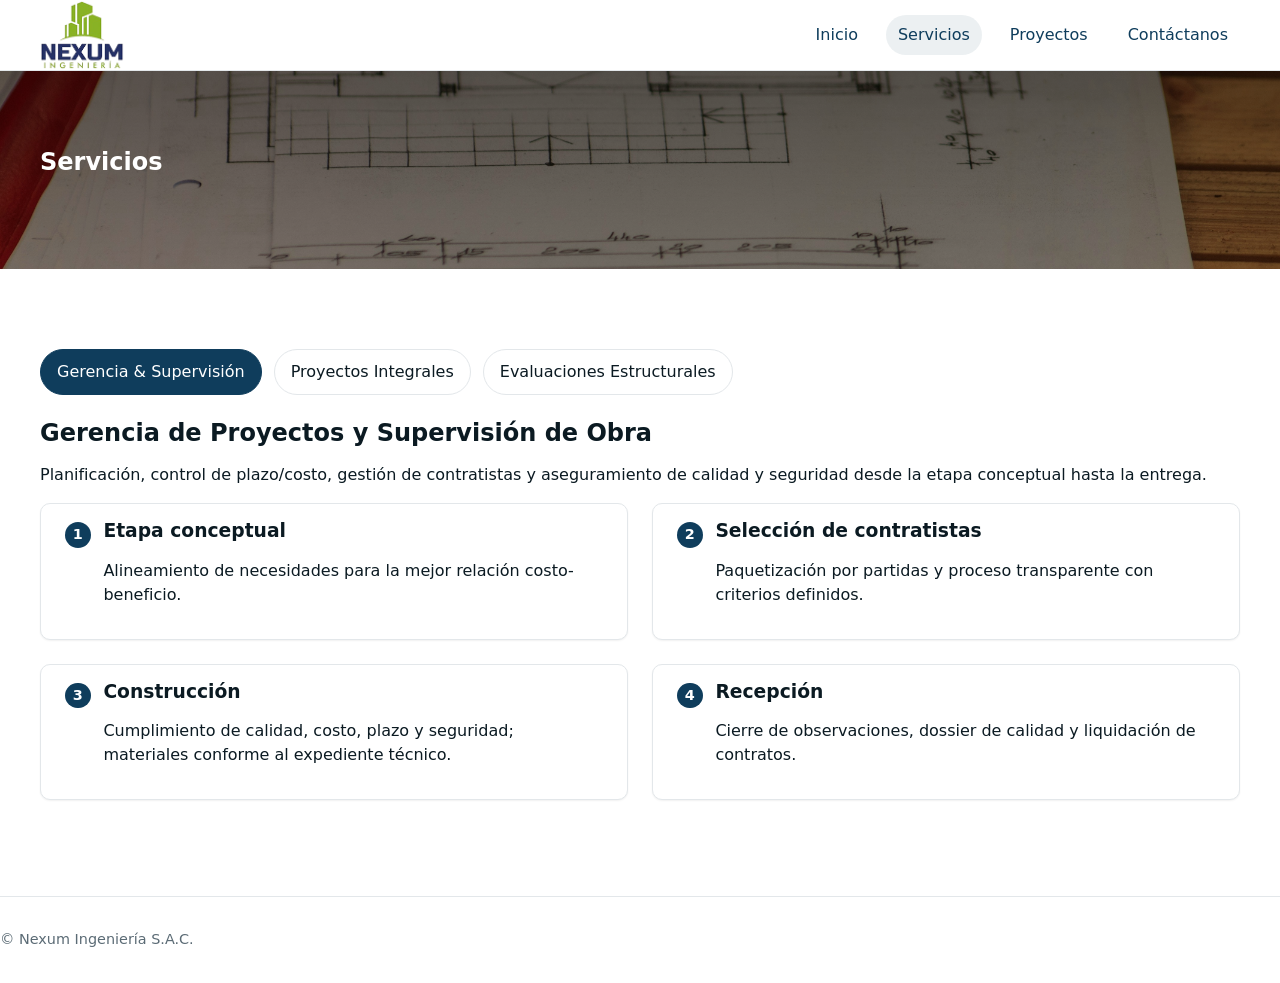
<file: pages/servicios.html>
<!doctype html>
<html lang="es">
<head>
  <meta charset="utf-8" />
  <title>Servicios | Nexum Ingeniería</title>
  <meta name="viewport" content="width=device-width, initial-scale=1" />
  <meta name="description" content="Gerencia y Supervisión de Obra, Proyectos Integrales y Evaluaciones Estructurales." />
  <link rel="stylesheet" href="../css/styles.css" />
  <link rel="icon" href="../assets/brand/logo_ico.png" type="image/png">
</head>
<body>
  <header class="site-header">
    <div class="container flex flex--between flex--center">
      <a class="brand" href="../index.html"><img src="../assets/brand/logo_ico.png" alt="Nexum Ingeniería" width="132" height="48"></a>
      <button class="nav-toggle" aria-expanded="false" aria-controls="primary-nav" aria-label="Abrir menú"><span class="nav-toggle__bar"></span></button>
      <nav id="primary-nav" class="site-nav" aria-label="Principal">
        <a href="../index.html">Inicio</a>
        <a href="servicios.html" aria-current="page">Servicios</a>
        <a href="proyectos.html">Proyectos</a>
        <a class="cta" href="contactanos.html">Contáctanos</a>
      </nav>
    </div>
  </header>

  <section class="page-hero" style="--hero-bg:url('../assets/hero/planos-obra-1920x640.jpg')">
    <div class="container"><h1>Servicios</h1></div>
  </section>

  <main class="container tabs" data-tabs="servicios">
    <!-- Tabs -->
    <nav class="tabs__nav flex flex--wrap" role="tablist" aria-label="Servicios">
      <button role="tab" aria-selected="true" data-tab-target="#gpso">Gerencia & Supervisión</button>
      <button role="tab" aria-selected="false" data-tab-target="#integrales">Proyectos Integrales</button>
      <button role="tab" aria-selected="false" data-tab-target="#estructurales">Evaluaciones Estructurales</button>
    </nav>

    <!-- Gerencia & Supervisión -->
    <section id="gpso" role="tabpanel" class="tab is-active flow">
      <h2>Gerencia de Proyectos y Supervisión de Obra</h2>
      <p>Planificación, control de plazo/costo, gestión de contratistas y aseguramiento de calidad y seguridad desde la etapa conceptual hasta la entrega.</p>
      <ol class="timeline grid grid--timeline">
        <li><h3>Etapa conceptual</h3><p>Alineamiento de necesidades para la mejor relación costo-beneficio.</p></li>
        <li><h3>Selección de contratistas</h3><p>Paquetización por partidas y proceso transparente con criterios definidos.</p></li>
        <li><h3>Construcción</h3><p>Cumplimiento de calidad, costo, plazo y seguridad; materiales conforme al expediente técnico.</p></li>
        <li><h3>Recepción</h3><p>Cierre de observaciones, dossier de calidad y liquidación de contratos.</p></li>
      </ol>
    </section>

    <!-- Integrales -->
    <section id="integrales" role="tabpanel" class="tab">
      <h2>Proyectos Integrales</h2>
      <div class="grid grid--2 grid--sm-1 grid--gap">
        <article class="card soft"><h3>Costos y Presupuestos</h3><p>Elaboración según requerimientos con base de costos actualizada.</p></article>
        <article class="card soft"><h3>Diseño e Ingeniería</h3><p>Desarrollo de especialidades y compatibilización del proyecto.</p></article>
        <article class="card soft"><h3>Modelamiento BIM</h3><p>Modelo colaborativo para reducir incompatibilidades y planificar la obra.</p></article>
        <article class="card soft"><h3>Trámites</h3><p>Acompañamiento hasta la obtención de licencias de construcción.</p></article>
      </div>
    </section>

    <!-- Evaluaciones -->
    <section id="estructurales" role="tabpanel" class="tab">
      <h2>Evaluaciones Estructurales</h2>
      <div class="grid grid--3 grid--sm-1 grid--gap">
        <article class="card soft"><h3>Concreto</h3><p>Extracción de muestras, ensayos de resistencia y carbonatación.</p></article>
        <article class="card soft"><h3>Corrosión</h3><p>Inspecciones para diagnosticar estado de refuerzos y vida útil.</p></article>
        <article class="card soft"><h3>Reforzamientos</h3><p>Informe y propuesta de reparación/mantenimiento.</p></article>
      </div>
    </section>
  </main>

  <footer class="site-footer">
    <p class="small">© Nexum Ingeniería S.A.C.</p>
  </footer>

  <script src="../js/app.js" defer></script>
</body>
</html>
</file>
<file: css/styles.css>
/* Variables */
:root{
  --brand:#0f3d5c;
  --brand-2:#0b2e45;
  --accent:#f59e0b;
  --ink:#0b1a22;
  --muted:#5b6b75;
  --line:#e3e7ea;
  --bg:#ffffff;
  --surface:#f7f9fb;

  --radius:16px;
  --radius-sm:10px;

  --space-1:.25rem;
  --space-2:.5rem;
  --space-3:.75rem;
  --space-4:1rem;
  --space-5:1.5rem;
  --space-6:2rem;
  --space-8:3rem;

  --shadow-sm:0 1px 2px rgba(0,0,0,.06);
  --shadow:0 6px 18px rgba(0,0,0,.08);

  --maxw:1200px;
}

/* Header: reducir logo */
:root{ --logo-size: 70px; }
.site-header .brand img{
  height: var(--logo-size);
  width: auto;
  max-height: var(--logo-size);
}

/* Reset */
*,
*::before,
*::after{ box-sizing:border-box; }
html{ scroll-behavior:smooth; }
body{
  margin:0;
  font-family:ui-sans-serif, system-ui, -apple-system, "Segoe UI", Roboto, "Helvetica Neue", Arial, "Noto Sans", "Liberation Sans", "Apple Color Emoji","Segoe UI Emoji";
  color:var(--ink);
  background:var(--bg);
  line-height:1.5;
  -webkit-font-smoothing:antialiased;
  -moz-osx-font-smoothing:grayscale;
}
img,svg,video{ max-width:100%; height:auto; display:block; }
a{ color:var(--brand); text-decoration:none; }
a:hover{ text-decoration:underline; }
button{ cursor:pointer; font:inherit; }
ul,ol{ padding-left:1.25rem; }
h1,h2,h3{ line-height:1.2; margin:0 0 var(--space-4); }
p{ margin:0 0 var(--space-4); }

/* Utilidades de layout */
.container{ width:min(100% - 2*var(--space-4), var(--maxw)); margin-inline:auto; }
.flex{ display:flex; }
.flex--center{ align-items:center; }
.flex--between{ justify-content:space-between; }
.flex--wrap{ flex-wrap:wrap; }
.flex--column{ flex-direction:column; }
.flex--gap{ gap:var(--space-4); }

.grid{ display:grid; }
.grid--gap{ gap:var(--space-5); }
.grid--auto-fit{ grid-template-columns:repeat(auto-fit,minmax(120px,1fr)); }
.grid--cards-3{ grid-template-columns:repeat(auto-fit,minmax(280px,1fr)); }
.grid--tiles-4{ grid-template-columns:repeat(auto-fit,minmax(240px,1fr)); }

/* Grids responsivos */
.grid--2{ grid-template-columns:1fr; }
.grid--3{ grid-template-columns:1fr; }
.grid--filters{ grid-template-columns:1fr; }
.grid--timeline{ grid-template-columns:1fr; }
.grid--contact{ grid-template-columns:1fr; align-items:start; }
.grid--footer{ grid-template-columns:1fr; align-items:start; }

/* Tipografía y micro utilidades */
.small{ font-size:.9rem; color:var(--muted); }
.center{ text-align:center; }
.mt-2{ margin-top:var(--space-5); }
.visually-hidden{
  position:absolute !important; width:1px; height:1px; padding:0; margin:-1px; overflow:hidden; clip:rect(0,0,0,0); white-space:nowrap; border:0;
}

/* Botones */
.btn{
  display:inline-flex; align-items:center; justify-content:center;
  padding:.75rem 1rem; border-radius:999px; border:1px solid transparent;
  font-weight:600; text-decoration:none; transition:.2s ease;
}
.btn.primary{ background:var(--brand); color:#fff; box-shadow:var(--shadow-sm); }
.btn.primary:hover{ filter:brightness(.95); text-decoration:none; }
.btn.ghost{ background:transparent; border-color:var(--brand); color:var(--brand); }
.btn.ghost:hover{ background:rgba(15,61,92,.06); text-decoration:none; }

/* Tarjetas */
.card{
  background:var(--bg); border:1px solid var(--line); border-radius:var(--radius); padding:var(--space-5);
  box-shadow:var(--shadow-sm);
}
.card.soft{ background:var(--surface); }

/* Header */
.site-header{
  position:sticky; top:0; z-index:50; background:#fff; border-bottom:1px solid var(--line);
}
.site-nav{ display:flex; gap:var(--space-4); align-items:center; }
.site-nav a{ padding:.5rem .75rem; border-radius:999px; }
.site-nav a[aria-current="page"]{ background:rgba(15,61,92,.08); }
.brand img{ display:block; }

/* Toggle móvil */
.nav-toggle{
  display:none; width:44px; height:44px; border:0; background:transparent; position:relative;
}
.nav-toggle__bar,
.nav-toggle__bar::before,
.nav-toggle__bar::after{
  content:""; position:absolute; left:50%; translate:-50% 0; width:24px; height:2px; background:var(--ink); transition:.2s;
}
.nav-toggle__bar{ top:50%; }
.nav-toggle__bar::before{ top:-7px; }
.nav-toggle__bar::after{ top:7px; }

/* Hero */
.hero{
  position:relative; color:#fff; padding:clamp(4rem, 8vw, 8rem) 0;
  background:linear-gradient(180deg, rgba(0,0,0,.45), rgba(0,0,0,.25)), center/cover no-repeat var(--hero-bg, none);
}
.hero__content{ display:grid; gap:var(--space-4); }
.hero__ctas{ margin-top:var(--space-2); }

/* Page hero */
.page-hero{
  position:relative; color:#fff; padding:clamp(3rem,6vw,5rem) 0;
  background:linear-gradient(180deg, rgba(0,0,0,.45), rgba(0,0,0,.25)), center/cover no-repeat var(--hero-bg, none);
}

/* Secciones y encabezados */
.section-hd{ margin-bottom:var(--space-5); }
.services-summary{ padding:var(--space-8) 0; }
.featured-projects{ padding:var(--space-8) 0; }
.clients{ padding:var(--space-8) 0; }
.cta-band{
  background:linear-gradient(90deg, var(--brand), var(--brand-2)); color:#fff; padding:var(--space-8) 0; text-align:center;
}

/* Lista de logos */
.logos img{ max-height:48px; justify-self:center; filter:grayscale(20%); opacity:.9; }

/* Badges ISO y certificados */
.inline-badges{ list-style:none; padding:0; margin:0; display:flex; gap:var(--space-4); align-items:center; }
.certs-grid .cert{ background:#fff; border:1px solid var(--line); border-radius:var(--radius-sm); padding:var(--space-4); box-shadow:var(--shadow-sm); }
.certs-grid figcaption{ margin-top:.5rem; text-align:center; color:var(--muted); }

/* Tabs */
.tabs{ display:grid; gap:var(--space-5); padding:var(--space-8) 0; }
.tabs__nav{ gap:var(--space-3); }
.tabs__nav button{
  padding:.6rem 1rem; border-radius:999px; border:1px solid var(--line); background:#fff; color:var(--ink);
}
.tabs__nav button[aria-selected="true"]{ background:var(--brand); border-color:var(--brand); color:#fff; }
.tab{ display:none; }
.tab.is-active{ display:block; }

/* Timeline */
.timeline{
  list-style:none;
  padding:0;
  margin:0;
  display:grid;
  gap:var(--space-5);
  counter-reset:step;
}
.timeline li{
  position:relative;
  padding: var(--space-4) var(--space-5) var(--space-4) calc(var(--space-5) + 2.4rem);
  background:#fff;
  border:1px solid var(--line);
  border-radius:var(--radius-sm);
  box-shadow:var(--shadow-sm);
}
.timeline li::before{
  counter-increment:step; content:counter(step);
  position:absolute;
  left: var(--space-5);
  top: calc(var(--space-4) + 2px);
  width:1.6rem; height:1.6rem; border-radius:999px;
  background:var(--brand); color:#fff; font-weight:700; font-size:.9rem;
  display:grid; place-items:center;
}

/* Tiles y cards de proyectos */
.tile{
  background:#fff; border:1px solid var(--line); border-radius:var(--radius); overflow:hidden; box-shadow:var(--shadow-sm);
}
.tile h3{ margin:var(--space-4); }
.tile p{ margin:0 var(--space-4) var(--space-5); color:var(--muted); }

.projects-grid .project-card{
  background:#fff; border:1px solid var(--line); border-radius:var(--radius); overflow:hidden; box-shadow:var(--shadow-sm);
}
.project-card__body{ padding:var(--space-5); }
.meta{ list-style:none; padding:0; margin:var(--space-3) 0 0; display:grid; gap:.25rem; color:var(--muted); font-size:.95rem; }

/* Filtros */
.filters{ padding-block:var(--space-6); border-bottom:1px solid var(--line); }
.filter-search input{
  width:100%; padding:.8rem 1rem; border:1px solid var(--line); border-radius:999px; background:#fff;
}
.pills{ display:flex; gap:.5rem; flex-wrap:wrap; }
.pills button{
  padding:.5rem .9rem; border-radius:999px; border:1px solid var(--line); background:#fff; color:var(--ink);
}
.pills button[aria-pressed="true"],
.pills button.active{ background:var(--brand); border-color:var(--brand); color:#fff; }
.filters__label{ font-weight:700; margin-bottom:.5rem; color:var(--muted); }
.pills--service button{ min-width:11rem; justify-content:center; }

/* Grilla de proyectos: compactar filas */
.projects-grid{ grid-auto-flow: row dense; }

/* Formularios */
.contact__form{ display:grid; gap:var(--space-4); }
.contact__form fieldset{ border:0; padding:0; margin:0; display:grid; gap:var(--space-4); }
.contact__form legend{ font-weight:700; margin-bottom:.25rem; }
label{ display:grid; gap:.35rem; font-weight:600; }
input:not([type="checkbox"]), select, textarea{
  padding:.8rem 1rem; border:1px solid var(--line); border-radius:.75rem; background:#fff; color:var(--ink);
}
input:focus,select:focus,textarea:focus{ outline:2px solid color-mix(in srgb, var(--brand) 35%, transparent); border-color:var(--brand); }
.consent{ align-items:center; gap:.5rem; font-weight:500; }
.form-actions{ margin-top:.5rem; }
.form-success{
  border:1px solid #20a35c33; background:#20a35c12; color:#216e48; padding:var(--space-4); border-radius:.75rem; box-shadow:var(--shadow-sm);
}

/* Footer */
.site-footer{ border-top:1px solid var(--line); padding:var(--space-6) 0; background:#fff; }
.footer__links{ display:grid; gap:.4rem; }

/* Secciones */
.flow > * + *{ margin-top:var(--space-4); }

/* Responsive */
@media (max-width:960px){
  .site-nav{ display:none; position:absolute; inset:calc(100% + 1px) var(--space-4) auto var(--space-4);
    background:#fff; border:1px solid var(--line); border-radius:var(--radius); padding:var(--space-4);
    box-shadow:var(--shadow);
    grid-template-columns:1fr; gap:.25rem;
  }
  .nav-toggle{ display:block; }
  .nav-toggle[aria-expanded="true"] + .site-nav{ display:grid; }
}

@media (min-width:700px){
  .grid--2{ grid-template-columns:repeat(2,minmax(0,1fr)); }
  .grid--filters{ grid-template-columns:1fr 1fr; }
  .grid--contact{ grid-template-columns:1fr 1.2fr; }
}

@media (min-width:960px){
  .grid--3{ grid-template-columns:repeat(3,minmax(0,1fr)); }
  .grid--timeline{ grid-template-columns:repeat(2,minmax(0,1fr)); }
  .grid--footer{ grid-template-columns:2fr 1fr 1fr; }
  .grid--filters > div + div{ margin-left:var(--space-8); }
}

@media (max-width:480px){
  .timeline li{
    padding-left: calc(var(--space-5) + 2.8rem);
  }
  .timeline li::before{
    top: calc(var(--space-4) + 1px);
  }
}

/* Animaciones suaves */
[data-reveal="scroll"] > *{ opacity:0; transform:translateY(8px); transition:.4s ease; }
[data-reveal="scroll"].in-view > *{ opacity:1; transform:none; }

/* CTA legible sobre fotos */
.hero .btn.ghost,
.page-hero .btn.ghost{
  background: rgb(255 255 255 / 88%);
  border-color: transparent;
  color: var(--brand);
  text-decoration: none;
}
.hero .btn.ghost:hover,
.page-hero .btn.ghost:hover{
  background: #fff;
}

/* Separación vertical global del contenido */
.hero, .page-hero{ margin-bottom: var(--space-6); }
main, main.container{ padding-bottom: var(--space-8); }

/* Footer: separarlo del contenido */
.site-footer{ margin-top: var(--space-8); }
.site-footer > *{
  width: min(100% - 2*var(--space-4), var(--maxw));
  margin-inline: auto;
}
.site-footer p{ margin: 0; }

/* Certificaciones: centrar imagen y texto */
#certificaciones .card{ 
  text-align: center;
}

#certificaciones img{
  display: block;
  margin-inline: auto;
  max-width: 90%;
  max-height: 280px;
  height: auto;
  object-fit: contain;
}

#certificaciones figcaption,
#certificaciones .card h4{ 
  margin-top: .75rem;
}

/* Asegura un alto consistente y buen recorte */
.project-card img{
  width:100%;
  aspect-ratio: 3 / 2;
  object-fit: cover;
  background:#f2f5f8;
}


/* Carrusel de logos */
[data-carousel="clients"]{
  display: flex;
  flex-wrap: nowrap;
  gap: clamp(28px, 5vw, 56px);
  align-items: center;
  overflow: hidden;
  -webkit-overflow-scrolling: touch;
}

[data-carousel="clients"] > *{
  flex: 0 0 auto;
}

[data-carousel="clients"] img{
  height: clamp(28px, 5vw, 44px);
  width: auto;
  object-fit: contain;
  filter: none;
  opacity: .95;
  transition: transform .2s ease, opacity .2s ease;
}

[data-carousel="clients"] img:hover{
  transform: scale(1.04);
  opacity: 1;
}

/* consent */
label.consent{
  display:flex;
  gap:.5rem;
  align-items:flex-start;
  font-weight:500;
}

/* checkbox */
label.consent input[type="checkbox"]{
  appearance:auto;
  width:1.1rem;
  height:1.1rem;
  margin-top:.2rem;
  padding:0;
  border:0;
  accent-color: var(--brand);
}

input[type="checkbox"]{ width:auto !important; }
</file>
